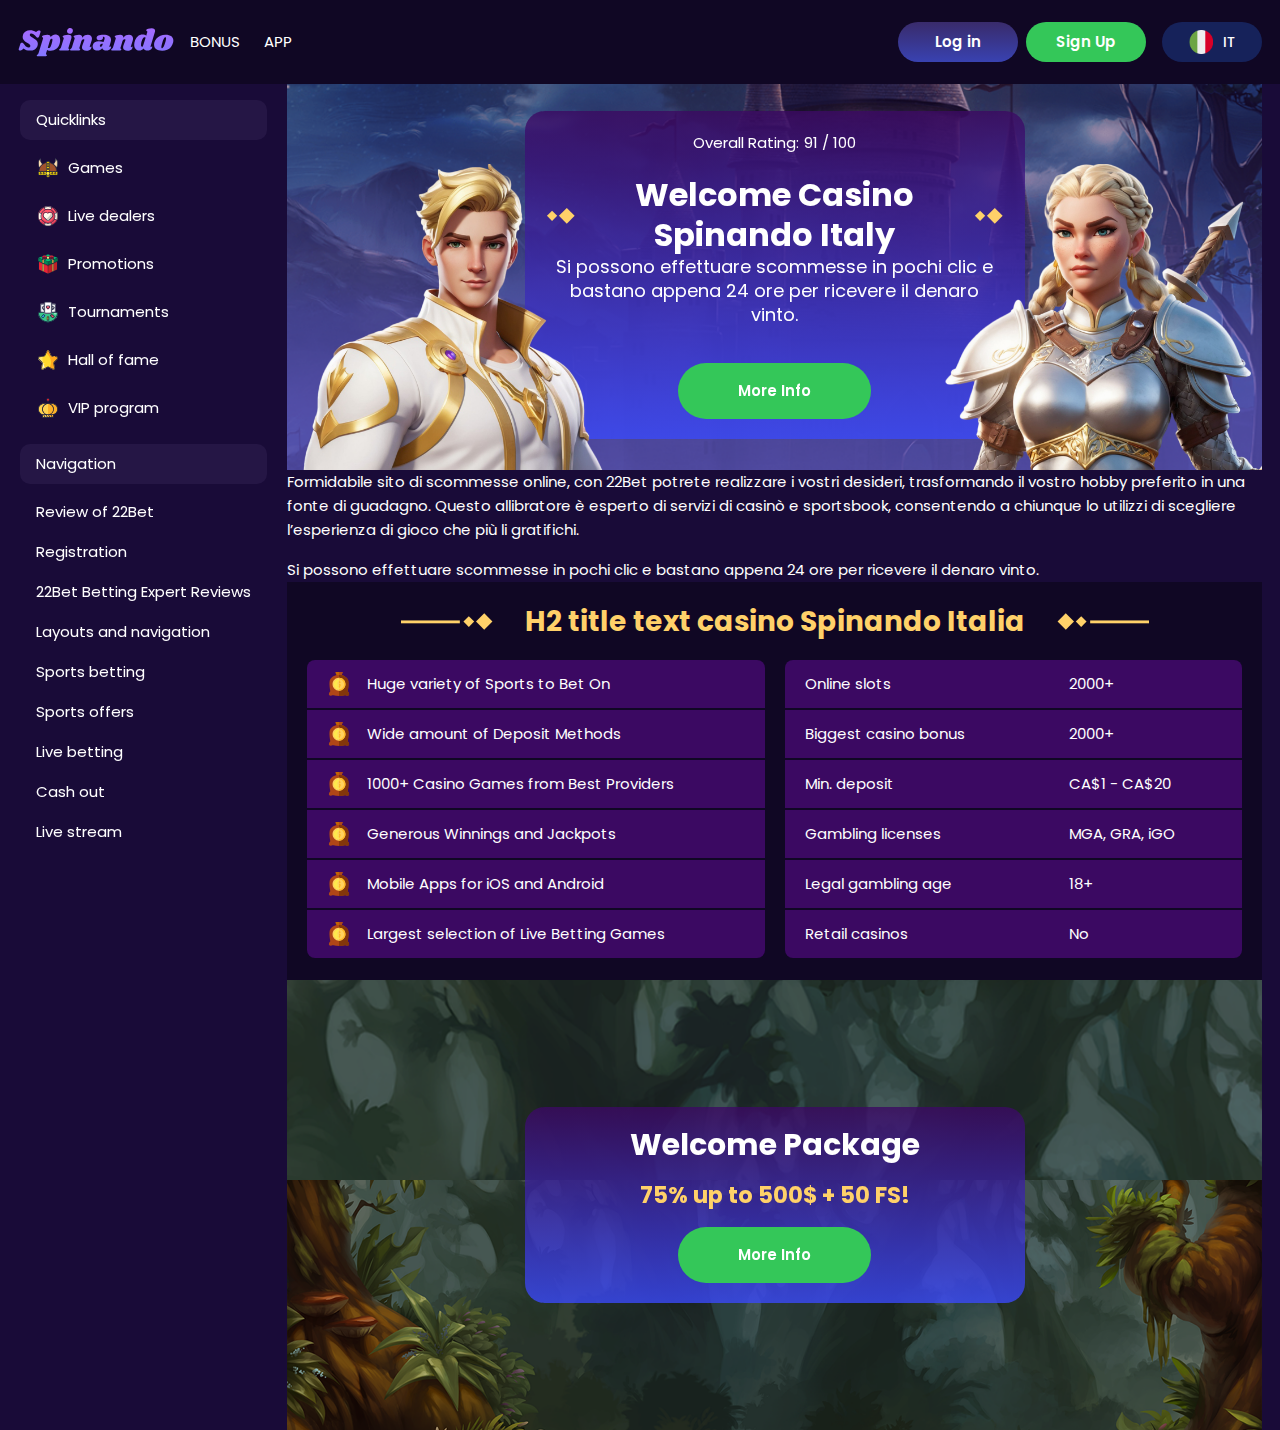
<file: index.html>
<!DOCTYPE html>
<html lang="en">

<head>
    <meta charset="utf-8">
    <title>Spinando Casino – Your Luck Starts Here!</title>
    <meta name="description" content="">
    <meta name="viewport" content="width=device-width, initial-scale=1, maximum-scale=1">
    <meta http-equiv="x-ua-compatible" content="IE=edge">
    <meta property="og:site_name" content="">
    <meta property="og:title" content="">
    <meta property="og:type" content="website">
    <meta property="og:url" content="">
    <meta property="og:image" content="">
    <meta property="og:image:alt" content="">
    <meta property="og:description" content="">
    <meta property="og:locale" content="">
    <link rel="icon" href="/favicon.ico" type="image/x-icon">
    <link rel="stylesheet" href="css/reset.css">
    <link rel="stylesheet" href="css/main.css">
    <link rel="stylesheet" href="css/media.css">
    <script src="https://code.jquery.com/jquery-3.6.1.min.js"
        integrity="sha256-o88AwQnZB+VDvE9tvIXrMQaPlFFSUTR+nldQm1LuPXQ=" crossorigin="anonymous"></script>
</head>

<body>
    <header class="header">
        <a href="#" class="header__logo">
            <img src="img/logo.svg" alt="" title="">
        </a>

        <nav class="header__menu js-header-menu">
            <ul class="header__menu-list">
                <li class="header__menu-item"><a href="#" class="header__menu-link">Bonus</a></li>
                <li class="header__menu-item"><a href="#" class="header__menu-link">App</a></li>

                <li class="header__auth">
                    <a href="#" class="header__button header__button--login">Log in</a>
                    <a href="#" class="header__button header__button--signup">Sign Up</a>
                </li>
            </ul>
        </nav>

        <div class="header__lang">
            <img src="img/flags/it.png" alt="" title="">
            <span class="header__lang-code">IT</span>
        </div>

        <button class="header__menu-button js-header-toggle" aria-label="Toggle menu">
            <svg class="burger-icon" viewBox="0 0 24 24" xmlns="http://www.w3.org/2000/svg">
                <rect y="4" width="24" height="2" rx="1" class="icon-bar" />
                <rect y="11" width="24" height="2" rx="1" class="icon-bar" />
                <rect y="18" width="24" height="2" rx="1" class="icon-bar" />
            </svg>
            <svg class="close-icon" viewBox="0 0 24 24" xmlns="http://www.w3.org/2000/svg">
                <line x1="4" y1="4" x2="20" y2="20" class="icon-cross" />
                <line x1="20" y1="4" x2="4" y2="20" class="icon-cross" />
            </svg>
        </button>
    </header>
    <main>
        <div class="layout">
            <aside class="sidebar sidebar--desktop">
                <div class="sidebar__scroll">
                    <div class="sidebar__quick-button">Quicklinks</div>
                    <ul class="sidebar__menu">
                        <li class="sidebar__menu-item">
                            <a href="#" class="sidebar__menu-link">
                                <img src="img/sidebar1.svg" alt="">
                                <span>Games</span>
                            </a>
                        </li>
                        <li class="sidebar__menu-item">
                            <a href="#" class="sidebar__menu-link">
                                <img src="img/sidebar2.svg" alt="">
                                <span>Live dealers</span>
                            </a>
                        </li>
                        <li class="sidebar__menu-item">
                            <a href="#" class="sidebar__menu-link">
                                <img src="img/sidebar3.svg" alt="">
                                <span>Promotions</span>
                            </a>
                        </li>
                        <li class="sidebar__menu-item">
                            <a href="#" class="sidebar__menu-link">
                                <img src="img/sidebar4.svg" alt="">
                                <span>Tournaments</span>
                            </a>
                        </li>
                        <li class="sidebar__menu-item">
                            <a href="#" class="sidebar__menu-link">
                                <img src="img/sidebar5.svg" alt="">
                                <span>Hall of fame</span>
                            </a>
                        </li>
                        <li class="sidebar__menu-item">
                            <a href="#" class="sidebar__menu-link">
                                <img src="img/sidebar6.svg" alt="">
                                <span>VIP program</span>
                            </a>
                        </li>
                    </ul>

                    <div class="sidebar__links js-sidebar-menu">
                        <div class="sidebar__nav-button js-sidebar-toggle">Navigation</div>
                        <ul class="sidebar__links-list">
                            <li class="sidebar__links-item">
                                <a href="#" class="sidebar__links-link">Review of 22Bet</a>
                            </li>
                            <li class="sidebar__links-item">
                                <a href="#" class="sidebar__links-link">Registration</a>
                            </li>
                            <li class="sidebar__links-item">
                                <a href="#" class="sidebar__links-link">22Bet Betting Expert Reviews</a>
                            </li>
                            <li class="sidebar__links-item">
                                <a href="#" class="sidebar__links-link">Layouts and navigation</a>
                            </li>
                            <li class="sidebar__links-item">
                                <a href="#" class="sidebar__links-link">Sports betting</a>
                            </li>
                            <li class="sidebar__links-item">
                                <a href="#" class="sidebar__links-link">Sports offers</a>
                            </li>
                            <li class="sidebar__links-item">
                                <a href="#" class="sidebar__links-link">Live betting</a>
                            </li>
                            <li class="sidebar__links-item">
                                <a href="#" class="sidebar__links-link">Cash out</a>
                            </li>
                            <li class="sidebar__links-item">
                                <a href="#" class="sidebar__links-link">Live stream</a>
                            </li>
                        </ul>
                    </div>
                </div>
            </aside>
            <div class="main">
                <section class="hero">
                    <div class="hero__background">
                        <img class="hero__foreground-img" src="img/hero.png" alt="Hero background" title="Hero Image">
                    </div>

                    <div class="hero__content">
                        <div class="hero__rating" itemscope itemtype="http://schema.org/Game">
                            <div class="hero__rating-label">Overall Rating:</div>
                            <meta itemprop="name" content="https://bet-label.si/">
                            <span itemprop="aggregateRating" itemscope itemtype="http://schema.org/AggregateRating">
                                <span itemprop="ratingValue" class="hero__rating-value">91</span>
                                <span class="hero__rating-separator">/</span>
                                <span itemprop="bestRating" class="hero__rating-max">100</span>
                                <meta itemprop="reviewCount" content="100">
                            </span>
                        </div>

                        <h1 class="hero__title">
                            <span class="decor-icon decor-icon--left"></span>
                            <span class="decor-icon__text">Welcome Casino Spinando Italy</span>
                            <span class="decor-icon decor-icon--right"></span>
                        </h1>

                        <p class="hero__text">
                            Si possono effettuare scommesse in pochi clic e bastano appena 24
                            ore per ricevere il denaro vinto.
                        </p>

                        <a href="#" class="section__button button">More Info</a>
                    </div>
                </section>

                <aside class="sidebar sidebar--mobile">
                    <div class="sidebar__scroll">
                        <div class="sidebar__quick-button">Quicklinks</div>
                        <ul class="sidebar__menu">
                            <li class="sidebar__menu-item">
                                <a href="#" class="sidebar__menu-link">
                                    <img src="img/sidebar1.svg" alt="">
                                    <span>Games</span>
                                </a>
                            </li>
                            <li class="sidebar__menu-item">
                                <a href="#" class="sidebar__menu-link">
                                    <img src="img/sidebar2.svg" alt="">
                                    <span>Live dealers</span>
                                </a>
                            </li>
                            <li class="sidebar__menu-item">
                                <a href="#" class="sidebar__menu-link">
                                    <img src="img/sidebar3.svg" alt="">
                                    <span>Promotions</span>
                                </a>
                            </li>
                            <li class="sidebar__menu-item">
                                <a href="#" class="sidebar__menu-link">
                                    <img src="img/sidebar4.svg" alt="">
                                    <span>Tournaments</span>
                                </a>
                            </li>
                            <li class="sidebar__menu-item">
                                <a href="#" class="sidebar__menu-link">
                                    <img src="img/sidebar5.svg" alt="">
                                    <span>Hall of fame</span>
                                </a>
                            </li>
                            <li class="sidebar__menu-item">
                                <a href="#" class="sidebar__menu-link">
                                    <img src="img/sidebar6.svg" alt="">
                                    <span>VIP program</span>
                                </a>
                            </li>
                        </ul>

                        <div class="sidebar__links js-sidebar-menu">
                            <div class="sidebar__nav-button js-sidebar-toggle">Navigation</div>
                            <ul class="sidebar__links-list">
                                <li class="sidebar__links-item">
                                    <a href="#" class="sidebar__links-link">Review of 22Bet</a>
                                </li>
                                <li class="sidebar__links-item">
                                    <a href="#" class="sidebar__links-link">Registration</a>
                                </li>
                                <li class="sidebar__links-item">
                                    <a href="#" class="sidebar__links-link">22Bet Betting Expert Reviews</a>
                                </li>
                                <li class="sidebar__links-item">
                                    <a href="#" class="sidebar__links-link">Layouts and navigation</a>
                                </li>
                                <li class="sidebar__links-item">
                                    <a href="#" class="sidebar__links-link">Sports betting</a>
                                </li>
                                <li class="sidebar__links-item">
                                    <a href="#" class="sidebar__links-link">Sports offers</a>
                                </li>
                                <li class="sidebar__links-item">
                                    <a href="#" class="sidebar__links-link">Live betting</a>
                                </li>
                                <li class="sidebar__links-item">
                                    <a href="#" class="sidebar__links-link">Cash out</a>
                                </li>
                                <li class="sidebar__links-item">
                                    <a href="#" class="sidebar__links-link">Live stream</a>
                                </li>
                            </ul>
                        </div>
                    </div>
                </aside>

                <section class="info">
                    <p class="info__text">
                        Formidabile sito di scommesse online, con 22Bet potrete realizzare i
                        vostri desideri, trasformando il vostro hobby preferito in una fonte
                        di guadagno. Questo allibratore è esperto di servizi di casinò e
                        sportsbook, consentendo a chiunque lo utilizzi di scegliere
                        l’esperienza di gioco che più li gratifichi.
                    </p>
                    <p>
                        Si possono effettuare scommesse in pochi clic e bastano appena 24 ore
                        per ricevere il denaro vinto.
                    </p>
                </section>

                <section class="bet-info">
                    <h2 class="bet-info__title">
                        <span class="decor-icon decor-icon--left decor-icon--with-line">
                            <span class="decor-icon__line"></span>
                        </span>
                        <span class="decor-icon__text">H2 title text casino Spinando Italia</span>
                        <span class="decor-icon decor-icon--right decor-icon--with-line">
                            <span class="decor-icon__line"></span>
                        </span>
                    </h2>

                    <div class="bet-info__block-wrapper">
                        <div class="bet-info__block">
                            <table class="bet-info__table bet-info__table--icon">
                                <tbody>
                                    <tr class="bet-info__row">
                                        <td>
                                            <img src="img/table.svg" alt="" class="bet-info__icon">
                                            Huge variety of Sports to Bet On
                                        </td>
                                    </tr>
                                    <tr class="bet-info__row">
                                        <td>
                                            <img src="img/table.svg" alt="" title="" class="bet-info__icon">
                                            Wide amount of Deposit Methods
                                        </td>
                                    </tr>
                                    <tr class="bet-info__row">
                                        <td>
                                            <img src="img/table.svg" alt="" title="" class="bet-info__icon">
                                            1000+ Casino Games from Best Providers
                                        </td>
                                    </tr>
                                    <tr class="bet-info__row">
                                        <td>
                                            <img src="img/table.svg" alt="" title="" class="bet-info__icon">
                                            Generous Winnings and Jackpots
                                        </td>
                                    </tr>
                                    <tr class="bet-info__row">
                                        <td>
                                            <img src="img/table.svg" alt="" title="" class="bet-info__icon">
                                            Mobile Apps for iOS and Android
                                        </td>
                                    </tr>
                                    <tr class="bet-info__row">
                                        <td>
                                            <img src="img/table.svg" alt="" title="" class="bet-info__icon">
                                            Largest selection of Live Betting Games
                                        </td>
                                    </tr>
                                </tbody>
                            </table>
                            <table class="bet-info__table bet-info__table--data">
                                <tbody>
                                    <tr class="bet-info__row">
                                        <td class="bet-info__cell">Online slots</td>
                                        <td>2000+</td>
                                    </tr>
                                    <tr class="bet-info__row">
                                        <td class="bet-info__cell">Biggest casino bonus</td>
                                        <td>2000+</td>
                                    </tr>
                                    <tr class="bet-info__row">
                                        <td class="bet-info__cell">Min. deposit</td>
                                        <td>CA$1 - CA$20</td>
                                    </tr>
                                    <tr class="bet-info__row">
                                        <td class="bet-info__cell">Gambling licenses</td>
                                        <td>MGA, GRA, iGO</td>
                                    </tr>
                                    <tr class="bet-info__row">
                                        <td class="bet-info__cell">Legal gambling age</td>
                                        <td>18+</td>
                                    </tr>
                                    <tr class="bet-info__row">
                                        <td class="bet-info__cell">Retail casinos</td>
                                        <td>No</td>
                                    </tr>
                                </tbody>
                            </table>
                        </div>
                    </div>
                </section>

                <section class="offers">
                    <div class="offers__image-wrapper">
                        <img src="img/home1.png" alt="Welcome Bonus Offer Image" />
                    </div>

                    <div class="offers-content">
                        <h3 class="offers-title">
                            <span class="decor-icon decor-icon--left"></span>
                            <span class="decor-icon__text">Welcome Package</span>
                            <span class="decor-icon decor-icon--right"></span>
                        </h3>

                        <p class="offers-text">75% up to 500$ + 50 FS!</p>
                        <a href="#" class="section-button button">More Info</a>
                    </div>
                </section>

            </div>
        </div>
    </main>
    <script src="./js/menu-toggle.js" defer></script>
    <script src="./js/sidebar-toggle.js" defer></script>
</body>

</html>
</file>
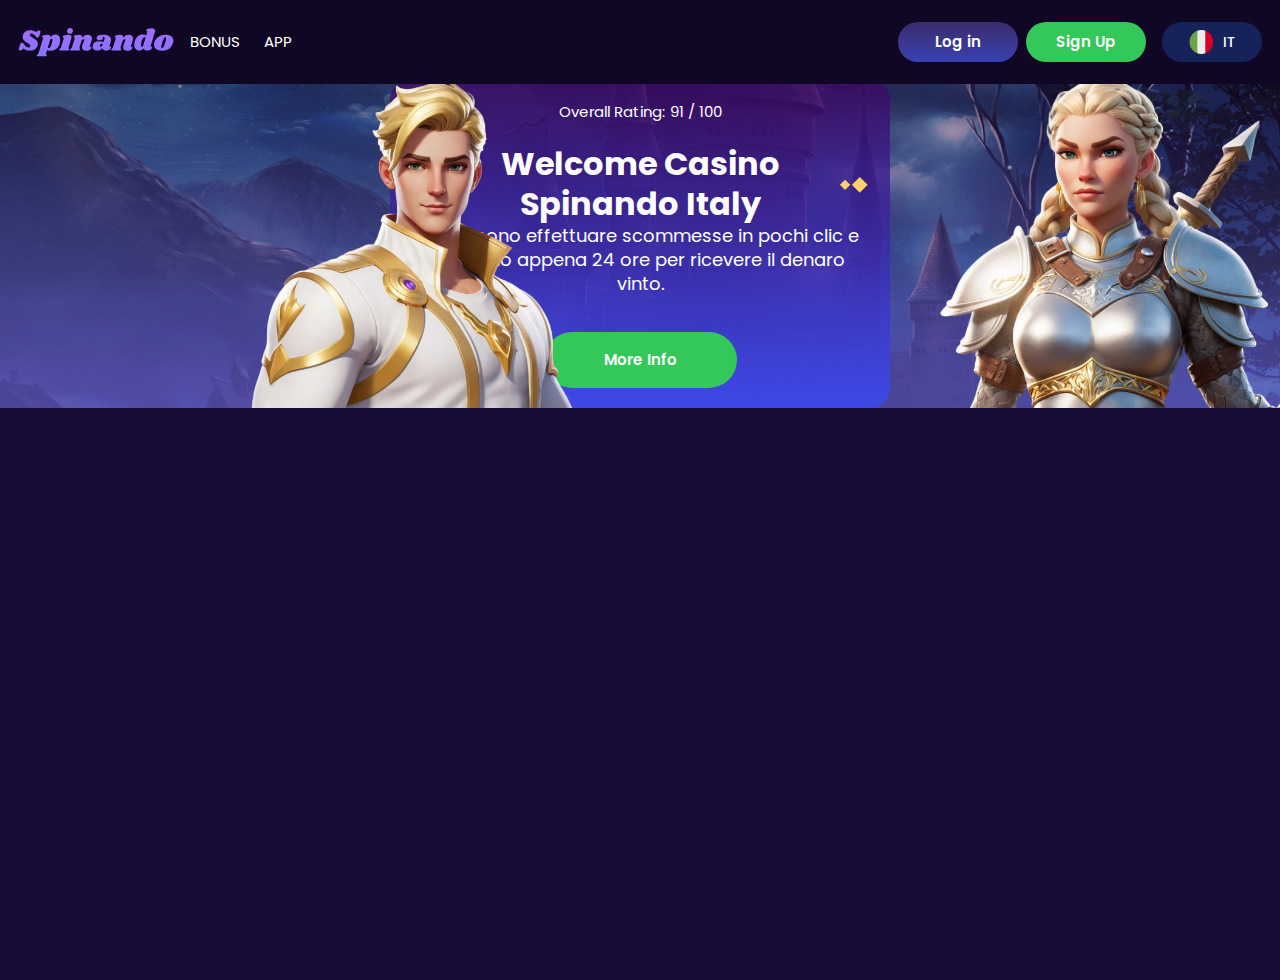
<file: app.html>
<!DOCTYPE html>
<html lang="en">

<head>
    <meta charset="utf-8">
    <title>Spinando Casino – Your Luck Starts Here!</title>
    <meta name="description" content="">
    <meta name="viewport" content="width=device-width, initial-scale=1, maximum-scale=1">
    <meta http-equiv="x-ua-compatible" content="IE=edge">
    <meta property="og:site_name" content="">
    <meta property="og:title" content="">
    <meta property="og:type" content="website">
    <meta property="og:url" content="">
    <meta property="og:image" content="">
    <meta property="og:image:alt" content="">
    <meta property="og:description" content="">
    <meta property="og:locale" content="">
    <link rel="shortcut icon" href="img/favicon.png" type="image/x-icon">
    <link rel="stylesheet" href="css/reset.css">
    <link rel="stylesheet" href="css/main.css">
    <link rel="stylesheet" href="css/media.css">
    <script src="https://code.jquery.com/jquery-3.6.1.min.js"
        integrity="sha256-o88AwQnZB+VDvE9tvIXrMQaPlFFSUTR+nldQm1LuPXQ=" crossorigin="anonymous"></script>
</head>

<body>
    <header class="header">
        <a href="#" class="header__logo">
            <img src="img/logo.svg" alt="" title="">
        </a>

        <nav class="header__menu js-menu">
            <ul class="header__menu-list">
                <li class="header__menu-item"><a href="#" class="header__menu-link">BONUS</a></li>
                <li class="header__menu-item"><a href="#" class="header__menu-link">APP</a></li>
            </ul>

            <div class="header__auth">
                <a href="#" class="header__button header__button--login">Log in</a>
                <a href="#" class="header__button header__button--signup">Sign Up</a>
            </div>
        </nav>

        <div class="header__lang">
            <img src="img/flags/it.png" alt="" title="">
            <span class="header__lang-code">IT</span>
        </div>

        <button class="header__menu-button js-menu-toggle" aria-label="Toggle menu">
            <svg class="burger-icon" viewBox="0 0 24 24" xmlns="http://www.w3.org/2000/svg">
                <rect y="4" width="24" height="2" rx="1" class="icon-bar" />
                <rect y="11" width="24" height="2" rx="1" class="icon-bar" />
                <rect y="18" width="24" height="2" rx="1" class="icon-bar" />
            </svg>
            <svg class="close-icon" viewBox="0 0 24 24" xmlns="http://www.w3.org/2000/svg">
                <line x1="4" y1="4" x2="20" y2="20" class="icon-cross" />
                <line x1="20" y1="4" x2="4" y2="20" class="icon-cross" />
            </svg>
        </button>
    </header>
    <main>
        <section class="hero">
            <div class="hero__background">
                <img class="hero__foreground-img" src="img/hero.png" alt="Hero background" title="Hero Image">
            </div>

            <div class="hero__content">
                <div class="hero__rating" itemscope itemtype="http://schema.org/Game">
                    <div class="hero__rating-label">Overall Rating:</div>
                    <meta itemprop="name" content="https://bet-label.si/">
                    <span itemprop="aggregateRating" itemscope itemtype="http://schema.org/AggregateRating">
                        <span itemprop="ratingValue" class="hero__rating-value">91</span>
                        <span class="hero__rating-separator">/</span>
                        <span itemprop="bestRating" class="hero__rating-max">100</span>
                        <meta itemprop="reviewCount" content="100">
                    </span>
                </div>

                <h1 class="hero__title">Welcome Casino Spinando Italy</h1>

                <p class="hero__text">
                    Si possono effettuare scommesse in pochi clic e bastano appena 24
                    ore per ricevere il denaro vinto.
                </p>

                <a href="#" class="hero__button button">More Info</a>
            </div>
        </section>
    </main>
    <script src="./js/menu-toggle.js" defer></script>
</body>

</html>
</file>
<file: css/main.css>
@charset "utf-8";
@import url("https://fonts.googleapis.com/css2?family=Poppins:wght@300;400;500;700&display=swap");

/* General */
html {
    scroll-behavior: smooth;
}

body {
    font-family: "Poppins", sans-serif;
    overflow-x: hidden;
    min-height: 100vh;
    background: rgba(25, 11, 56, 1);
    font-size: 15px;
    font-weight: 400;
    line-height: 24px;
    color: rgba(255, 255, 255, 1);
    text-align: left;
    -moz-text-size-adjust: 100%;
    -ms-text-size-adjust: 100%;
    text-size-adjust: 100%;
    -webkit-text-size-adjust: 100%;
    word-break: break-word;
    -webkit-tap-highlight-color: transparent;
    -webkit-user-select: none;
    -moz-user-select: none;
    -ms-user-select: none;
    user-select: none;
}

a {
    color: #fff;
}

article ul>li:before {
    content: none;
}

.button {
    background-color: #34C759;
    border-radius: 50px;
    padding: 16px 60px;
    font-weight: 600;
    font-size: 15px;
    text-decoration: none;
    display: inline-block;
}

h1 {
    display: flex;
    align-items: center;
    justify-content: center;
    text-align: center;
    font-size: 32px;
    line-height: 40px;
    font-weight: 700;
    color: #ffff;
    gap: 8px;
}

h1::before,
h1::after {
    content: "";
    width: 32px;
    height: 18px;
    background: url("../img/title1.svg") no-repeat center;
    background-size: contain;
    flex-shrink: 0;
}

h2::after {
    transform: scaleX(-1);
}

h2 {
    display: flex;
    align-items: center;
    justify-content: center;
    text-align: center;
    font-size: 28px;
    line-height: 40px;
    font-weight: 700;
    color: #FFD169;
    gap: 16px;
    margin-bottom: 16px;
}

h2::before,
h2::after {
    content: "";
    width: 92px;
    height: 24px;
    background: url("../img/title2.svg") no-repeat center;
    background-size: contain;
    flex-shrink: 0;
}

h2::after {
    transform: scaleX(-1);
}

/* Header */
.header,
.header__menu,
.header__menu-list,
.header__auth,
.header__lang {
    display: flex;
    align-items: center;
}

.main {
    margin-right: 18px;
}

.header {
    background: rgba(16, 7, 36, 1);
    padding: 18px;
    position: fixed;
    top: 0;
    left: 0;
    right: 0;
    z-index: 1000;
    gap: 16px;
}

.logo {
    flex-shrink: 0;
    width: 156px;
    height: 32px;
    margin-right: 98px;
}

.header__menu {
    gap: 20px;
    width: 100%;
    flex: 1;
}

.header__menu-list {
    gap: 24px;
}

.header__auth {
    gap: 12px;
    margin-left: auto;
}

.header__menu-item {
    padding: 12px 0;
}

.header__menu-item a {
    text-decoration: none;
}

.header__menu-link {
    text-transform: uppercase;
}

.header__auth {
    display: flex;
    gap: 8px;
}

.header__button {
    min-width: 120px;
    padding: 8px 20px;
    font-weight: 600;
    font-size: 15px;
    line-height: 24px;
    border-radius: 50px;
    text-align: center;
    white-space: nowrap;
}

.header__button--login {
    background: linear-gradient(to bottom, #392B6B, #3942B1);
}

.header__button--signup {
    background-color: #34C759;
}

.header__lang {
    width: 100px;
    justify-content: center;
    background-color: #16225A;
    border-radius: 50px;
    padding: 8px 16px;
    gap: 10px;
    margin-left: auto;
}

.header__lang img {
    width: 24px;
    height: 24px;
}

.header__lang-code {
    font-weight: 500;
    font-size: 14px;
    line-height: 100%;
}

.header__menu-button {
    display: none;
    background: none;
    border: none;
    cursor: pointer;
    position: relative;
    z-index: 1001;
}

.header__menu-button svg {
    width: 20px;
    height: 20px;
}

.burger-icon,
.close-icon {
    display: none;
}

.js-header-toggle .burger-icon {
    display: block;
}

.js-header-toggle.is-open .burger-icon {
    display: none;
}

.js-header-toggle.is-open .close-icon {
    display: block;
}

/* Hero */
.hero {
    margin-top: 80px;
    position: relative;
    max-height: 390px;
    display: flex;
    align-items: center;
    justify-content: center;
    overflow: hidden;
}

.hero__background {
    position: absolute;
    top: 0;
    left: 0;
    right: 0;
    bottom: 0;
    background-image: url("../img/hero-background.png");
    background-size: cover;
    background-position: center top;
    background-repeat: no-repeat;
    overflow: hidden;
}

.hero__foreground-img {
    position: absolute;
    bottom: 0;
    right: 0;
    max-width: 100%;
    height: auto;
    z-index: 2;
    pointer-events: none;
}

.hero__content {
    position: relative;
    z-index: 1;
    text-align: center;
    width: 100%;
    max-width: 500px;
    margin: 0 auto;
    padding: 0 16px;
    background: linear-gradient(to bottom, rgba(59, 9, 98, 0.8), rgba(58, 73, 249, 0.8));
    padding: 20px;
    border-radius: 20px;
}

.hero__rating {
    display: flex;
    justify-content: center;
    gap: 5px;
    margin-bottom: 20px;
}

.hero__rating-label {
    font-size: 15px;
    font-weight: 400;
    line-height: 24px;
}

.hero__text {
    max-width: 460px;
    margin: 0 auto 36px;
    font-weight: 400px;
    font-size: 18px;
    line-height: 24px;
}

/* Aside */
.layout {
    display: flex;
    width: 100%;
    min-height: 100vh;
}

.sidebar {
    flex-shrink: 0;
    padding: 100px 12px 0 20px;
}

.sidebar--desktop {
    display: block;
    position: sticky;
    top: 0;
    align-self: flex-start;
    max-height: 100vh;
    overflow: hidden;
}

.sidebar__scroll {
    max-height: 100vh;
    overflow-y: auto;
    padding-right: 8px;
}

.sidebar--mobile {
    display: none;
}

/* hero */
.hero {
    flex: 1;
    min-width: 0;
    height: 100%;
}

.sidebar__quick-button,
.sidebar__nav-button {
    background-color: #251645;
    border-radius: 10px;
    padding: 8px 16px;
    margin-bottom: 8px;
}

.sidebar__menu {
    margin-bottom: 16px;
}

.sidebar__menu-item {
    margin-bottom: 8px;
    padding: 8px 16px;
}

.sidebar__menu-link {
    display: flex;
    align-items: center;
    gap: 8px;
    text-decoration: none;
    color: inherit;
}

.sidebar__links-item {
    padding: 8px 16px;
}

.sidebar__links-link:hover {
    color: #976EFF;
}

/* .sidebar__links-list {
    height: auto;
} */

.sidebar__links-list {
    transition: height 0.3s ease;
    overflow: hidden;
}

/* info */
.content {
    background-color: #100724;
    padding: 20px;
    margin-bottom: 20px;
    border-radius: 10px;
}

.info__text {
    margin-bottom: 16px;
}

.bet-info {
    background-color: #100724;
    padding: 20px;
}

.bet-info__block {
    display: flex;
}

.bet-info__table {
    border-collapse: separate;
    border-spacing: 0 2px;
    width: 100%;
    border-radius: 10px;
}

.bet-info__table td {
    background-color: #3B0962;
}

.bet-info__table--icon {
    margin-right: 20px;
}

.bet-info__table--icon .bet-info__row td {
    display: flex;
    gap: 16px;
}

.bet-info__row td {
    padding: 12px 20px;
}

.bet-info__table tr:first-child td:first-child {
    border-top-left-radius: 8px;
}

.bet-info__table tr:first-child td:last-child {
    border-top-right-radius: 8px;
}

.bet-info__table tr:last-child td:first-child {
    border-bottom-left-radius: 8px;
}

.bet-info__table tr:last-child td:last-child {
    border-bottom-right-radius: 8px;
}

/* offers */
.offers {
    position: relative;
    min-height: 50vh;
    display: flex;
    align-items: center;
    justify-content: center;
    overflow: hidden;
}

.offers__image-wrapper {
    position: absolute;
    top: 0;
    left: 0;
    right: 0;
    bottom: 0;
    background-image: url("../img/home1.png");
    background-size: cover;
    background-position: center top;
    background-repeat: no-repeat;
    overflow: hidden;
}

.offers__image-wrapper img {
    position: absolute;
    bottom: 0;
    right: 0;
    max-width: 100%;
    height: auto;
    z-index: 2;
    pointer-events: none;
}

.offers-content {
    position: relative;
    z-index: 2;
    text-align: center;
    width: 100%;
    max-width: 500px;
    padding: 20px 16px;
    background: linear-gradient(to bottom, rgba(59, 9, 98, 0.8), rgba(58, 73, 249, 0.8));
    border-radius: 20px;
    color: #fff;
}

.offers-title {
    font-weight: 700;
    font-size: 2em;
    line-height: 1.2;
    margin: 0 auto 20px;
}

.offers-text {
    font-weight: 700;
    font-size: 1.5em;
    color: #FFD169;
    margin-bottom: 20px;
}

/* ========= */
.info__list {
    margin-bottom: 16px;
}

.info__title {
    text-align: center;
    margin-bottom: 16px;
    font-weight: 700;
    font-size: 20px;
    color: #FFD169;
}

.info__list {
    list-style: none;
    padding: 0;
    margin: 0;
}

.info__list li {
    position: relative;
    padding-left: 20px;
    margin-bottom: 10px;
}

.info__list li::before {
    content: '';
    position: absolute;
    left: 0;
    top: 50%;
    width: 8px;
    height: 8px;
    background-color: #FFD169;
    transform: translateY(-50%) rotate(45deg);
}

.block__button {
    text-align: center;
}

article ol {
    counter-reset: ol;
    list-style: none;
}

article ol>li {
    counter-increment: ol;
    position: relative;
    padding-left: 50px;
    margin-bottom: 12px;
    display: flex;
    align-items: center;
    font-size: 16px;
    color: white;
}

article ol>li::before {
    content: counter(ol);
    position: absolute;
    left: 0;
    top: 50%;
    transform: translateY(-50%);
    width: 30px;
    height: 33px;
    background-image: url("../img/ol.png");
    background-size: cover;
    background-repeat: no-repeat;
    color: white;
    display: flex;
    align-items: center;
    justify-content: center;
    font-weight: bold;
    font-size: 16px;
}

article ol>li::after {
    content: '';
    position: absolute;
    top: -3px;
    left: -8px;
    width: 8px;
    height: 8px;
    background-color: #FFC124;
    border-radius: 50%;
    box-shadow: 39px 0 #FFC124;
}

/*rating*/
.rating {
    display: grid;
    gap: 8px;
    grid-template-columns: 1fr;
    margin-bottom: 32px;
}

.rating__item {
    background: rgba(59, 9, 98, 1);
    border-radius: 6px;
    padding: 16px 20px;
    color: #fff;
    display: flex;
    flex-direction: column;
    gap: 12px;
    min-height: 114px;
}

.rating__label {
    font-weight: 600;
    font-size: 14px;
    line-height: 1.5;
}

.rating__bar {
    position: relative;
    height: 26px;
    background: rgba(255, 255, 255, 0.14);
    border-radius: 100px;
    overflow: hidden;
    display: flex;
    align-items: center;
    padding: 0 12px;
    justify-content: space-between;
}

.rating__fill {
    position: absolute;
    top: 50%;
    left: 0;
    height: 19px;
    border-radius: 100px;
    background: linear-gradient(177.23deg, #9c2cf3 -13.49%, #3a49f9 109.75%);
    transform: translateY(-50%);
    z-index: 0;
}

.rating__value {
    position: relative;
    z-index: 1;
    font-weight: bold;
    font-size: 14px;
    white-space: nowrap;
    margin-left: auto;
}

/* faq */
.faq__question {
    position: relative;
    padding: 16px 55px 16px 20px;
    cursor: pointer;
    background: #3B0962;
    color: #FFD169;
    text-transform: uppercase;
    font-weight: 700;
    font-size: 15px;
    line-height: 24px;
    border-radius: 10px;
    list-style: none;
}

.faq__question::after {
    content: '+';
    position: absolute;
    right: 20px;
    top: 50%;
    transform: translateY(-50%);
    font-size: 24px;
    color: #FFD169;
    transition: transform 0.3s ease;
    font-weight: 200;
}

.faq__item[open]>.faq__question::after {
    content: '–';
}

.faq__item {
    margin-bottom: 8px;
}

.faq__text p {
    margin-top: 10px;
}

/* footer */
.footer {
    padding: 20px;
}

.footer__payments {
    margin-bottom: 32px;
}

.footer__bottom {
    display: flex;
    margin-bottom: 32px;
}

.footer__nav {
    width: 70%;
    display: flex;
    flex-wrap: wrap;
    justify-content: space-between;
    gap: 20px;
}

.footer__payment-list {
    display: flex;
    flex-wrap: wrap;
    justify-content: center;
    gap: 40px;
    padding: 16px 57px;
    margin: 0;
    list-style: none;
    border: 1px solid rgba(175, 171, 228, 0.5);
    border-width: 1px 0;
}

.footer__nav-title {
    font-weight: 600;
    font-size: 15px;
    text-transform: uppercase;
    display: flex;
    gap: 8px;
    margin-bottom: 8px;
}

.footer__note {
    display: flex;
    align-items: center;
    justify-content: space-between;
}

/* up */
.up {
    position: fixed;
    bottom: 60px;
    right: 24px;
    opacity: 0;
    visibility: hidden;
    pointer-events: none;
    transition: opacity 0.3s ease, visibility 0.3s ease;
    z-index: 999;
}

.up--visible {
    opacity: 1;
    visibility: visible;
    pointer-events: auto;
}

.up-long {
    background-image: url("../img/up-long.svg");
    background-repeat: no-repeat;
    background-position: center;
    background-size: contain;
    background-color: transparent;
    border: none;
    width: 32px;
    height: 32px;
    cursor: pointer;
}
</file>
<file: css/media.css>
/* media header */
@media (max-width: 1025px) {
    .header {
        padding: 18px 40px;
    }

    .header__logo {
        margin-right: 0px;
    }

    .header__menu-button {
        display: block;
        border: 2px solid #9171ff;
        padding: 8px;
        border-radius: 8px;
        fill: #9171ff;
        stroke: #9171ff;
    }

    .header__menu {
        position: absolute;
        top: 100%;
        left: 0;
        right: 0;
        background: rgba(16, 7, 36, 1);
        flex-direction: column;
        padding: 0;
        max-height: 0;
        overflow: hidden;
        transition: max-height 0.3s ease;
    }

    .header__menu.is-open {
        max-height: 500px;
        padding: 20px;
    }

    .header__menu-list {
        flex-direction: column;
        width: 100%;
    }

    .header__menu-item {
        display: block;
        text-align: center;
    }
}

@media (max-width: 680px) {
    .header {
        padding: 18px 30px;
    }
}

@media (max-width: 480px) {
    .header {
        padding: 18px;
        gap: 14px;
    }

    .header__logo {
        width: 150px;
        height: 26px;
    }

    .header__auth {
        display: flex;
        flex-direction: column;
        gap: 12px;
    }

    .header__lang {
        padding: 6px 14px;
    }

    .header__lang img {
        width: 20px;
        height: 20px;
    }

    .header__menu-button {
        padding: 6px;
    }

    .header__menu-button svg {
        width: 18px;
        height: 18px;
    }
}
</file>
